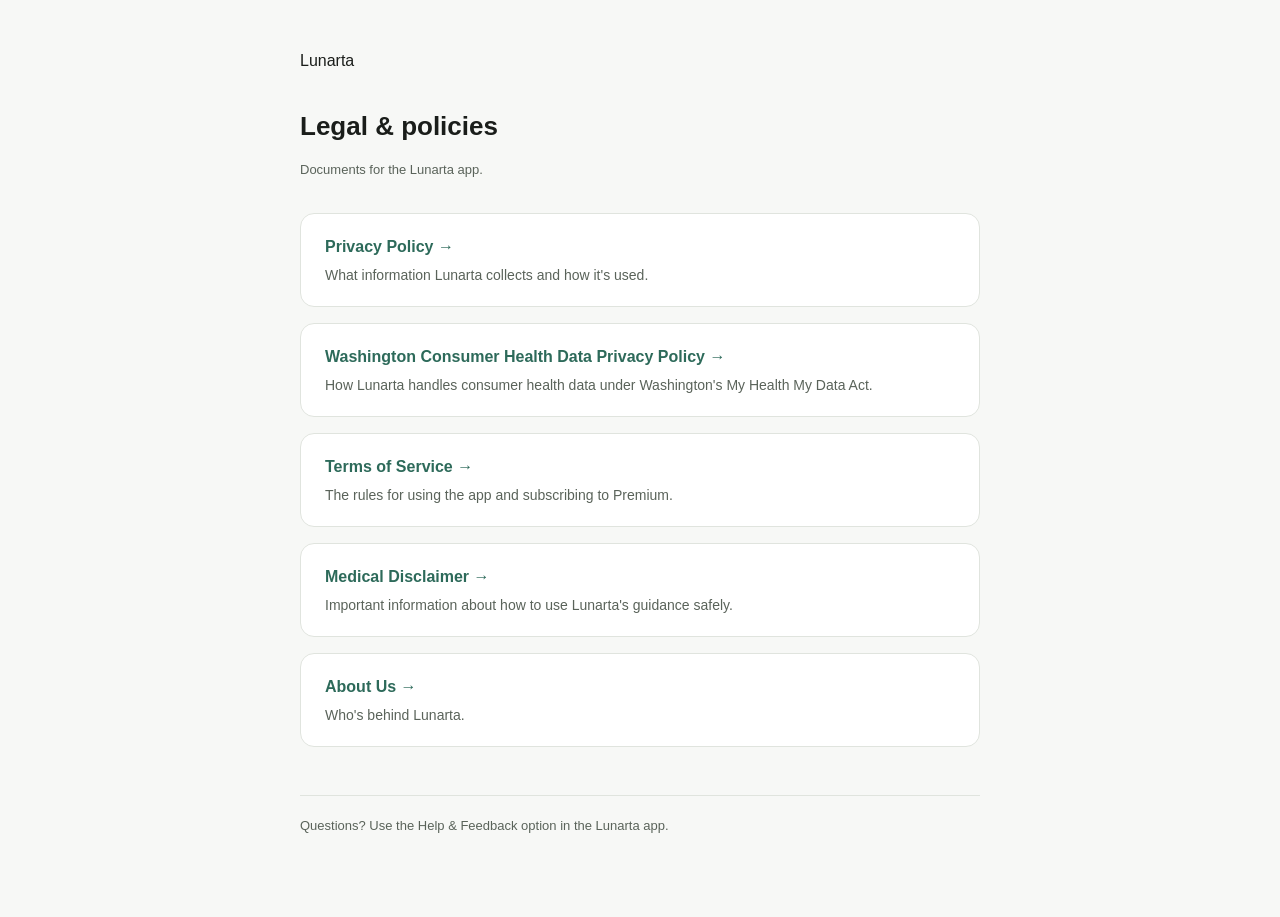
<file: index.html>
<!doctype html>
<html lang="en">
<head>
<meta charset="utf-8">
<meta name="viewport" content="width=device-width, initial-scale=1">
<title>Lunarta — Legal</title>
<link rel="stylesheet" href="style.css">
</head>
<body>
<div class="wrap">
  <div class="brand">
    <span>Lunarta</span>
  </div>

  <h1>Legal &amp; policies</h1>
  <p class="updated">Documents for the Lunarta app.</p>

  <div class="card">
    <a href="privacy.html">Privacy Policy →</a>
    <p>What information Lunarta collects and how it's used.</p>
  </div>

  <div class="card">
    <a href="wa-consumer-health-data.html">Washington Consumer Health Data Privacy Policy →</a>
    <p>How Lunarta handles consumer health data under Washington's My Health My Data Act.</p>
  </div>

  <div class="card">
    <a href="terms.html">Terms of Service →</a>
    <p>The rules for using the app and subscribing to Premium.</p>
  </div>

  <div class="card">
    <a href="disclaimer.html">Medical Disclaimer →</a>
    <p>Important information about how to use Lunarta's guidance safely.</p>
  </div>

  <div class="card">
    <a href="about.html">About Us →</a>
    <p>Who's behind Lunarta.</p>
  </div>

  <footer>
    Questions? Use the Help &amp; Feedback option in the Lunarta app.
  </footer>
</div>
</body>
</html>
</file>
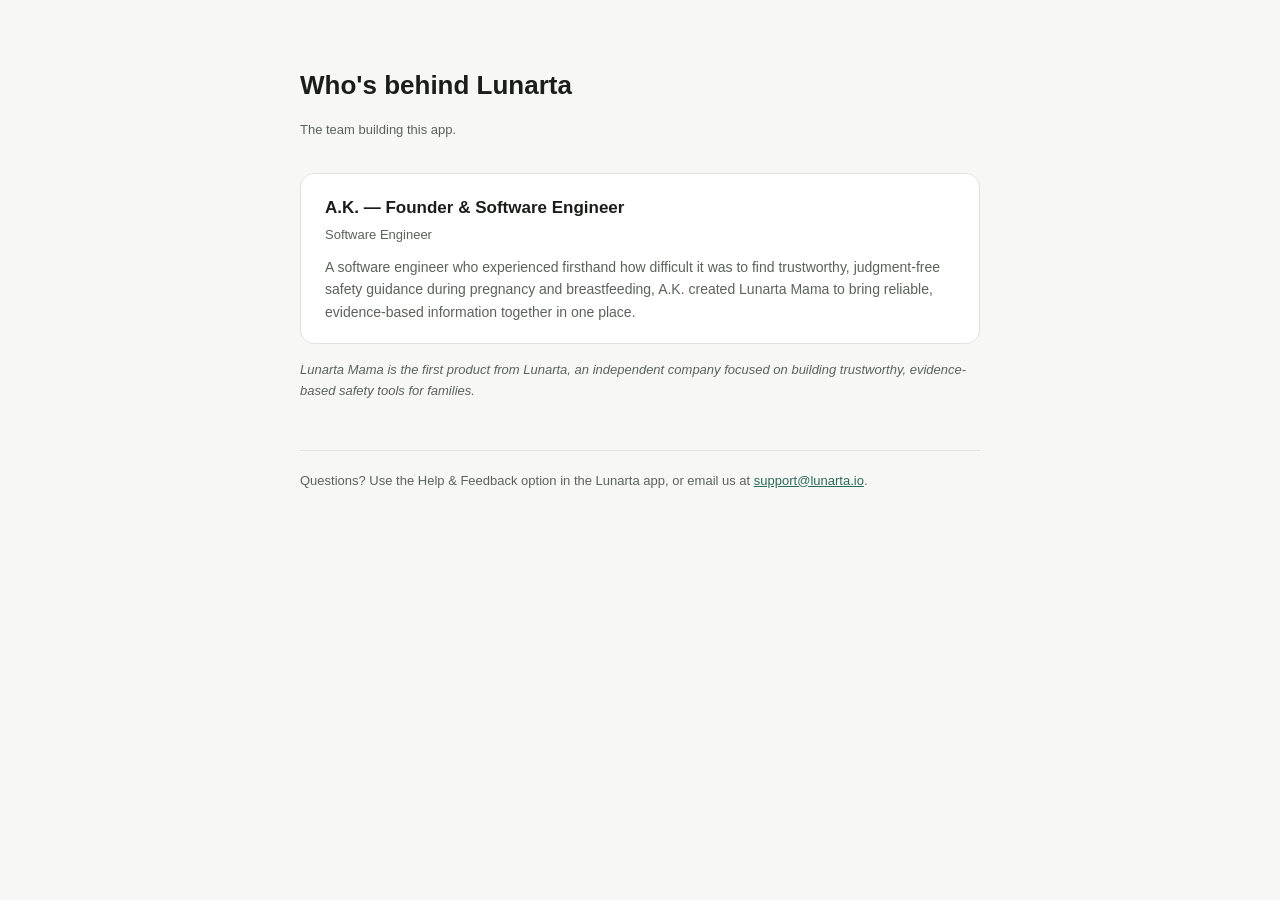
<file: about.html>
<!doctype html>
<html lang="en">
<head>
<meta charset="utf-8">
<meta name="viewport" content="width=device-width, initial-scale=1">
<title>About — Lunarta</title>
<link rel="stylesheet" href="style.css">
</head>
<body>
<div class="wrap">
  <h1>Who's behind Lunarta</h1>
  <p class="updated">The team building this app.</p>

  <div class="card person">
    <div>
      <h2>A.K. — Founder &amp; Software Engineer</h2>
      <p class="role">Software Engineer</p>
      <p>A software engineer who experienced firsthand how difficult it was to find trustworthy, judgment-free safety guidance during pregnancy and breastfeeding, A.K. created Lunarta Mama to bring reliable, evidence-based information together in one place.</p>
    </div>
  </div>

  <p class="note">Lunarta Mama is the first product from Lunarta, an independent company focused on building trustworthy, evidence-based safety tools for families.</p>

  <footer>
    Questions? Use the Help &amp; Feedback option in the Lunarta app, or email us at <a href="mailto:support@lunarta.io">support@lunarta.io</a>.
  </footer>
</div>
</body>
</html>
</file>
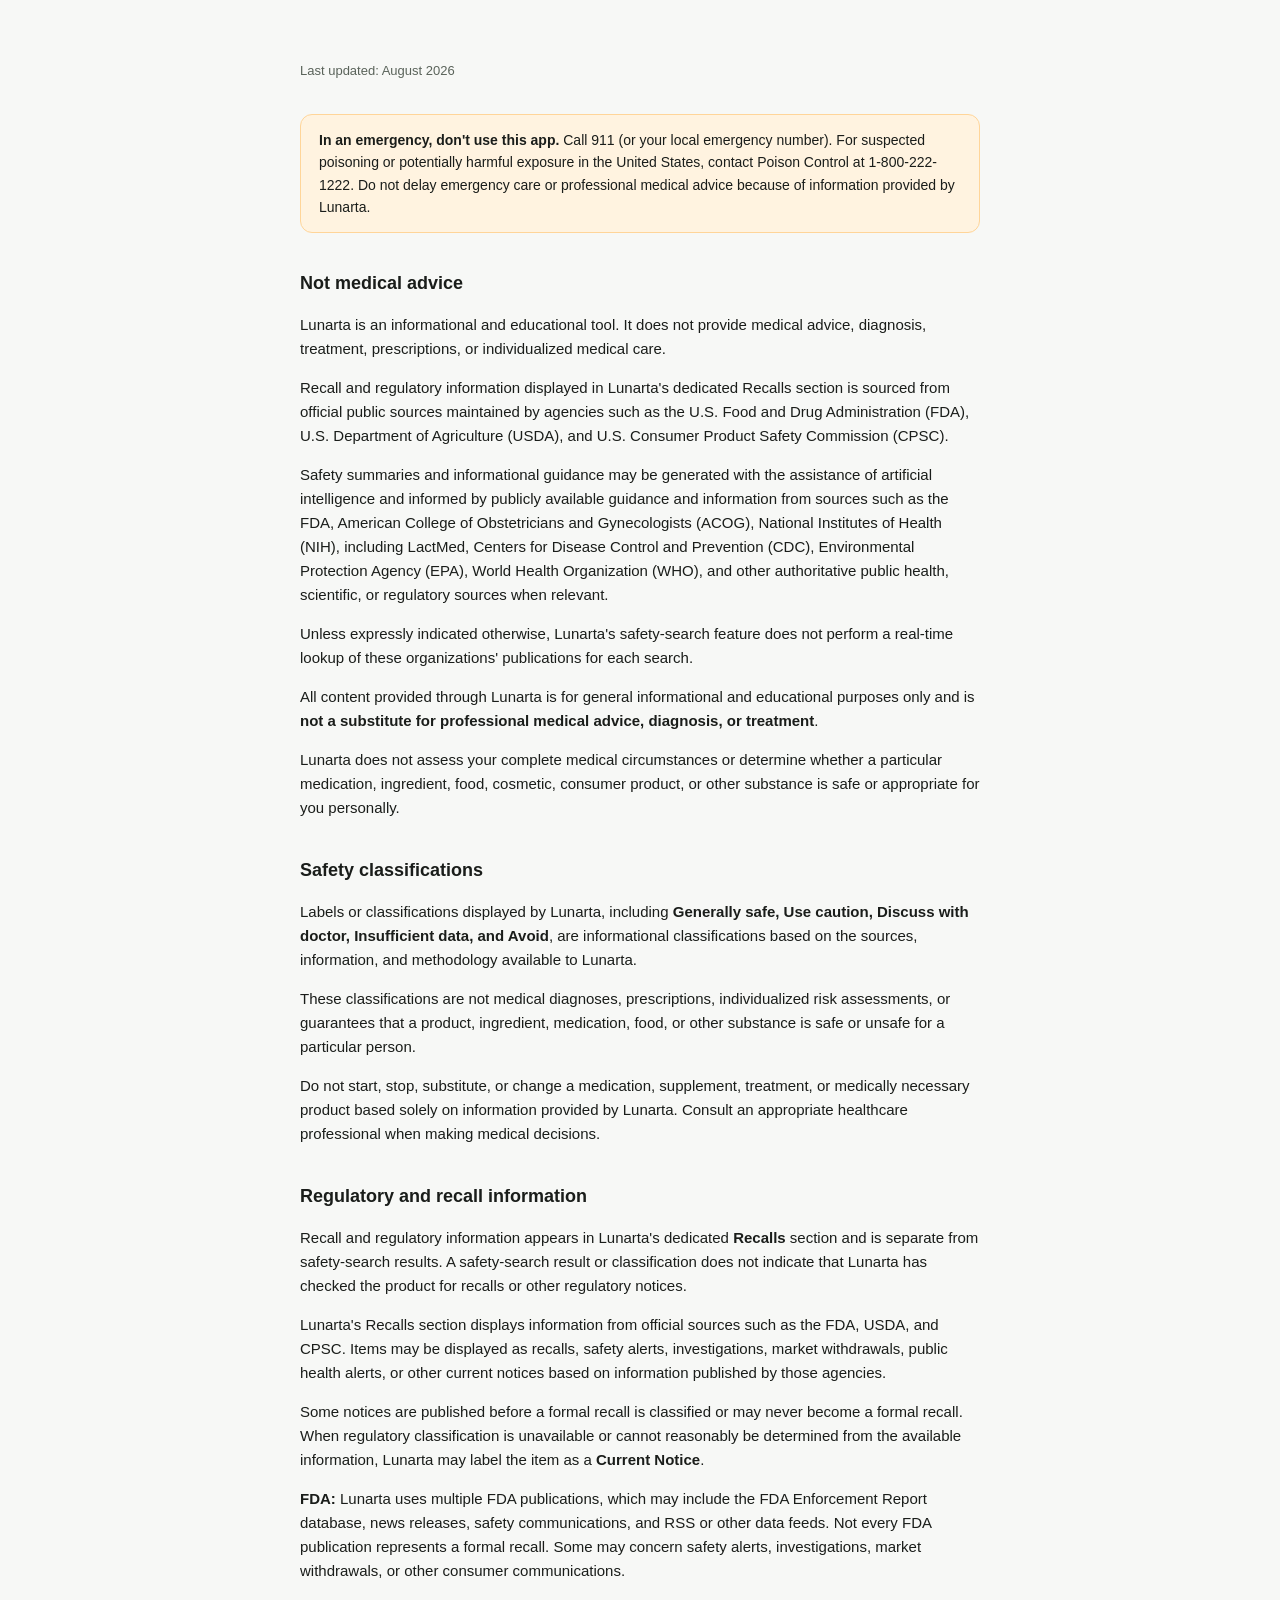
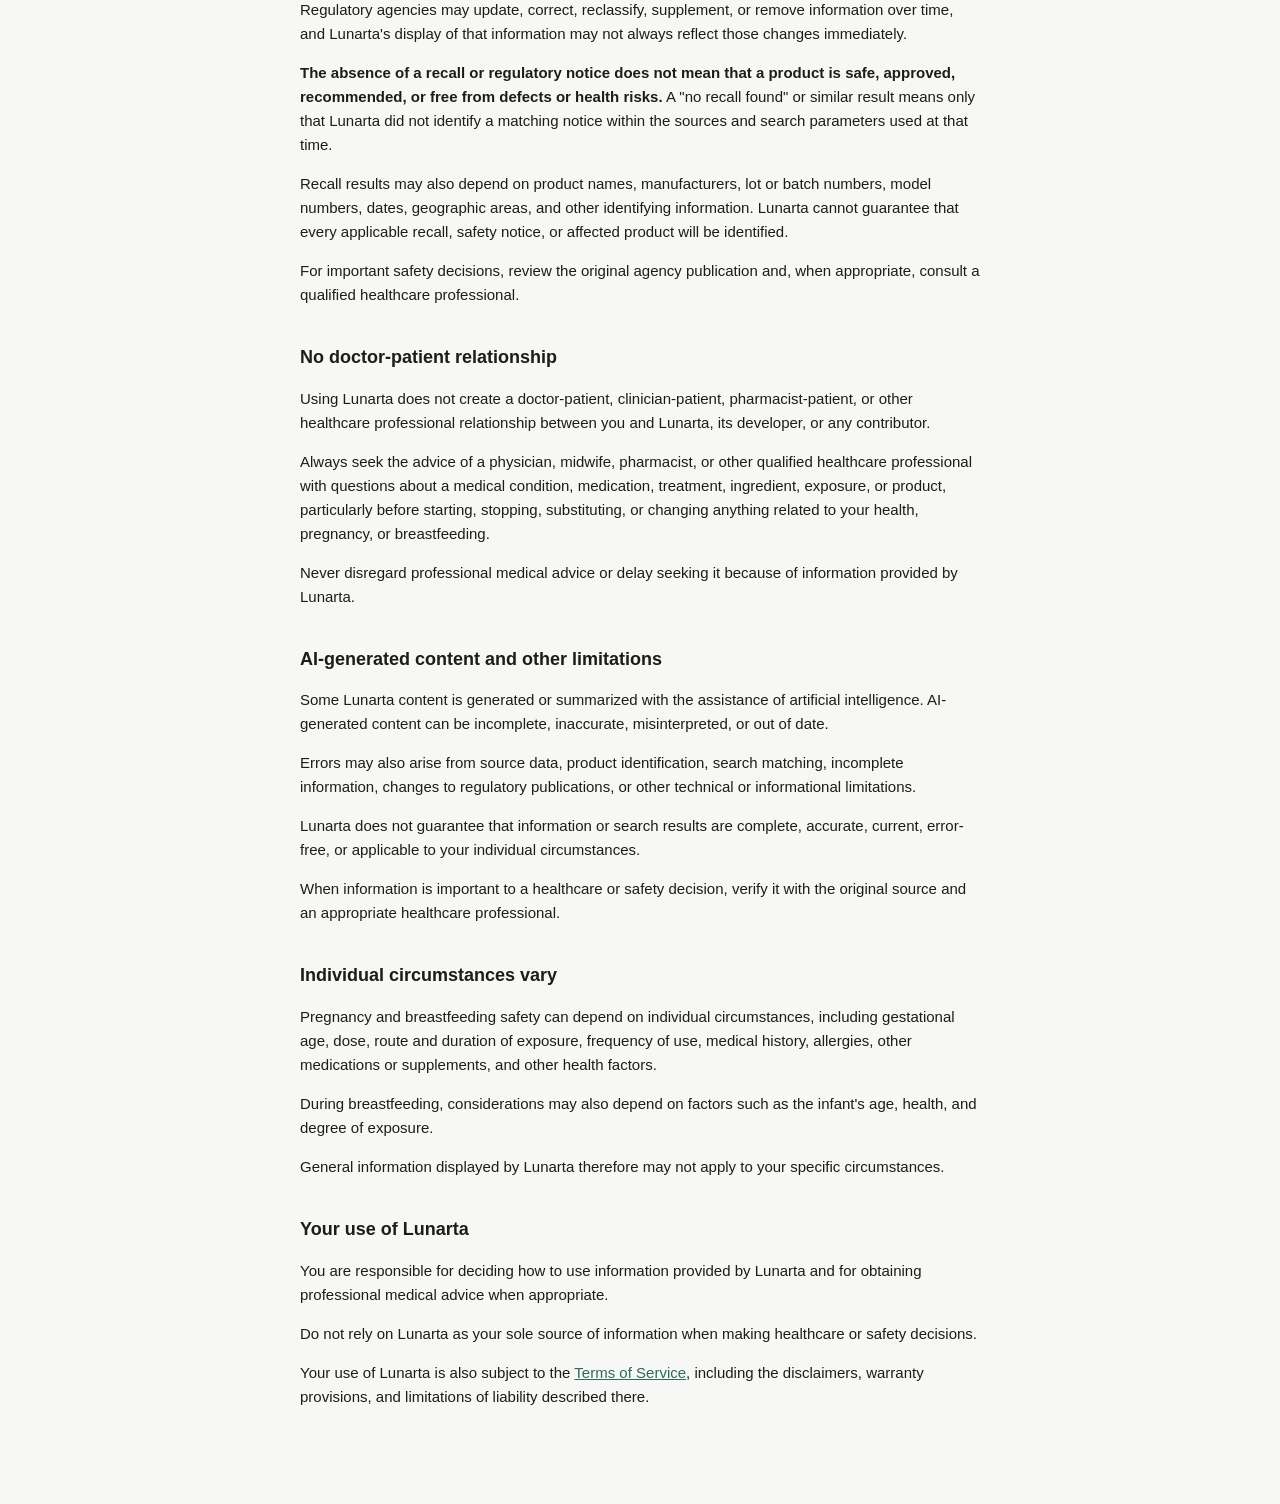
<file: disclaimer.html>
<!doctype html>
<html lang="en">
<head>
<meta charset="utf-8">
<meta name="viewport" content="width=device-width, initial-scale=1">
<title>Medical Disclaimer — Lunarta</title>
<link rel="stylesheet" href="style.css">
</head>
<body>
<div class="wrap">
  <p class="updated">Last updated: August 2026</p>

  <div class="notice">
    <strong>In an emergency, don't use this app.</strong> Call 911 (or your local emergency number). For suspected poisoning or potentially harmful exposure in the United States, contact Poison Control at 1-800-222-1222. Do not delay emergency care or professional medical advice because of information provided by Lunarta.
  </div>

  <h2>Not medical advice</h2>
  <p>Lunarta is an informational and educational tool. It does not provide medical advice, diagnosis, treatment, prescriptions, or individualized medical care.</p>
  <p>Recall and regulatory information displayed in Lunarta's dedicated Recalls section is sourced from official public sources maintained by agencies such as the U.S. Food and Drug Administration (FDA), U.S. Department of Agriculture (USDA), and U.S. Consumer Product Safety Commission (CPSC).</p>
  <p>Safety summaries and informational guidance may be generated with the assistance of artificial intelligence and informed by publicly available guidance and information from sources such as the FDA, American College of Obstetricians and Gynecologists (ACOG), National Institutes of Health (NIH), including LactMed, Centers for Disease Control and Prevention (CDC), Environmental Protection Agency (EPA), World Health Organization (WHO), and other authoritative public health, scientific, or regulatory sources when relevant.</p>
  <p>Unless expressly indicated otherwise, Lunarta's safety-search feature does not perform a real-time lookup of these organizations' publications for each search.</p>
  <p>All content provided through Lunarta is for general informational and educational purposes only and is <strong>not a substitute for professional medical advice, diagnosis, or treatment</strong>.</p>
  <p>Lunarta does not assess your complete medical circumstances or determine whether a particular medication, ingredient, food, cosmetic, consumer product, or other substance is safe or appropriate for you personally.</p>

  <h2>Safety classifications</h2>
  <p>Labels or classifications displayed by Lunarta, including <strong>Generally safe, Use caution, Discuss with doctor, Insufficient data, and Avoid</strong>, are informational classifications based on the sources, information, and methodology available to Lunarta.</p>
  <p>These classifications are not medical diagnoses, prescriptions, individualized risk assessments, or guarantees that a product, ingredient, medication, food, or other substance is safe or unsafe for a particular person.</p>
  <p>Do not start, stop, substitute, or change a medication, supplement, treatment, or medically necessary product based solely on information provided by Lunarta. Consult an appropriate healthcare professional when making medical decisions.</p>

  <h2>Regulatory and recall information</h2>
  <p>Recall and regulatory information appears in Lunarta's dedicated <strong>Recalls</strong> section and is separate from safety-search results. A safety-search result or classification does not indicate that Lunarta has checked the product for recalls or other regulatory notices.</p>
  <p>Lunarta's Recalls section displays information from official sources such as the FDA, USDA, and CPSC. Items may be displayed as recalls, safety alerts, investigations, market withdrawals, public health alerts, or other current notices based on information published by those agencies.</p>
  <p>Some notices are published before a formal recall is classified or may never become a formal recall. When regulatory classification is unavailable or cannot reasonably be determined from the available information, Lunarta may label the item as a <strong>Current Notice</strong>.</p>
  <p><strong>FDA:</strong> Lunarta uses multiple FDA publications, which may include the FDA Enforcement Report database, news releases, safety communications, and RSS or other data feeds. Not every FDA publication represents a formal recall. Some may concern safety alerts, investigations, market withdrawals, or other consumer communications.</p>
  <p>Regulatory agencies may update, correct, reclassify, supplement, or remove information over time, and Lunarta's display of that information may not always reflect those changes immediately.</p>
  <p><strong>The absence of a recall or regulatory notice does not mean that a product is safe, approved, recommended, or free from defects or health risks.</strong> A "no recall found" or similar result means only that Lunarta did not identify a matching notice within the sources and search parameters used at that time.</p>
  <p>Recall results may also depend on product names, manufacturers, lot or batch numbers, model numbers, dates, geographic areas, and other identifying information. Lunarta cannot guarantee that every applicable recall, safety notice, or affected product will be identified.</p>
  <p>For important safety decisions, review the original agency publication and, when appropriate, consult a qualified healthcare professional.</p>

  <h2>No doctor-patient relationship</h2>
  <p>Using Lunarta does not create a doctor-patient, clinician-patient, pharmacist-patient, or other healthcare professional relationship between you and Lunarta, its developer, or any contributor.</p>
  <p>Always seek the advice of a physician, midwife, pharmacist, or other qualified healthcare professional with questions about a medical condition, medication, treatment, ingredient, exposure, or product, particularly before starting, stopping, substituting, or changing anything related to your health, pregnancy, or breastfeeding.</p>
  <p>Never disregard professional medical advice or delay seeking it because of information provided by Lunarta.</p>

  <h2>AI-generated content and other limitations</h2>
  <p>Some Lunarta content is generated or summarized with the assistance of artificial intelligence. AI-generated content can be incomplete, inaccurate, misinterpreted, or out of date.</p>
  <p>Errors may also arise from source data, product identification, search matching, incomplete information, changes to regulatory publications, or other technical or informational limitations.</p>
  <p>Lunarta does not guarantee that information or search results are complete, accurate, current, error-free, or applicable to your individual circumstances.</p>
  <p>When information is important to a healthcare or safety decision, verify it with the original source and an appropriate healthcare professional.</p>

  <h2>Individual circumstances vary</h2>
  <p>Pregnancy and breastfeeding safety can depend on individual circumstances, including gestational age, dose, route and duration of exposure, frequency of use, medical history, allergies, other medications or supplements, and other health factors.</p>
  <p>During breastfeeding, considerations may also depend on factors such as the infant's age, health, and degree of exposure.</p>
  <p>General information displayed by Lunarta therefore may not apply to your specific circumstances.</p>

  <h2>Your use of Lunarta</h2>
  <p>You are responsible for deciding how to use information provided by Lunarta and for obtaining professional medical advice when appropriate.</p>
  <p>Do not rely on Lunarta as your sole source of information when making healthcare or safety decisions.</p>
  <p>Your use of Lunarta is also subject to the <a href="terms.html">Terms of Service</a>, including the disclaimers, warranty provisions, and limitations of liability described there.</p>

</div>
</body>
</html>
</file>
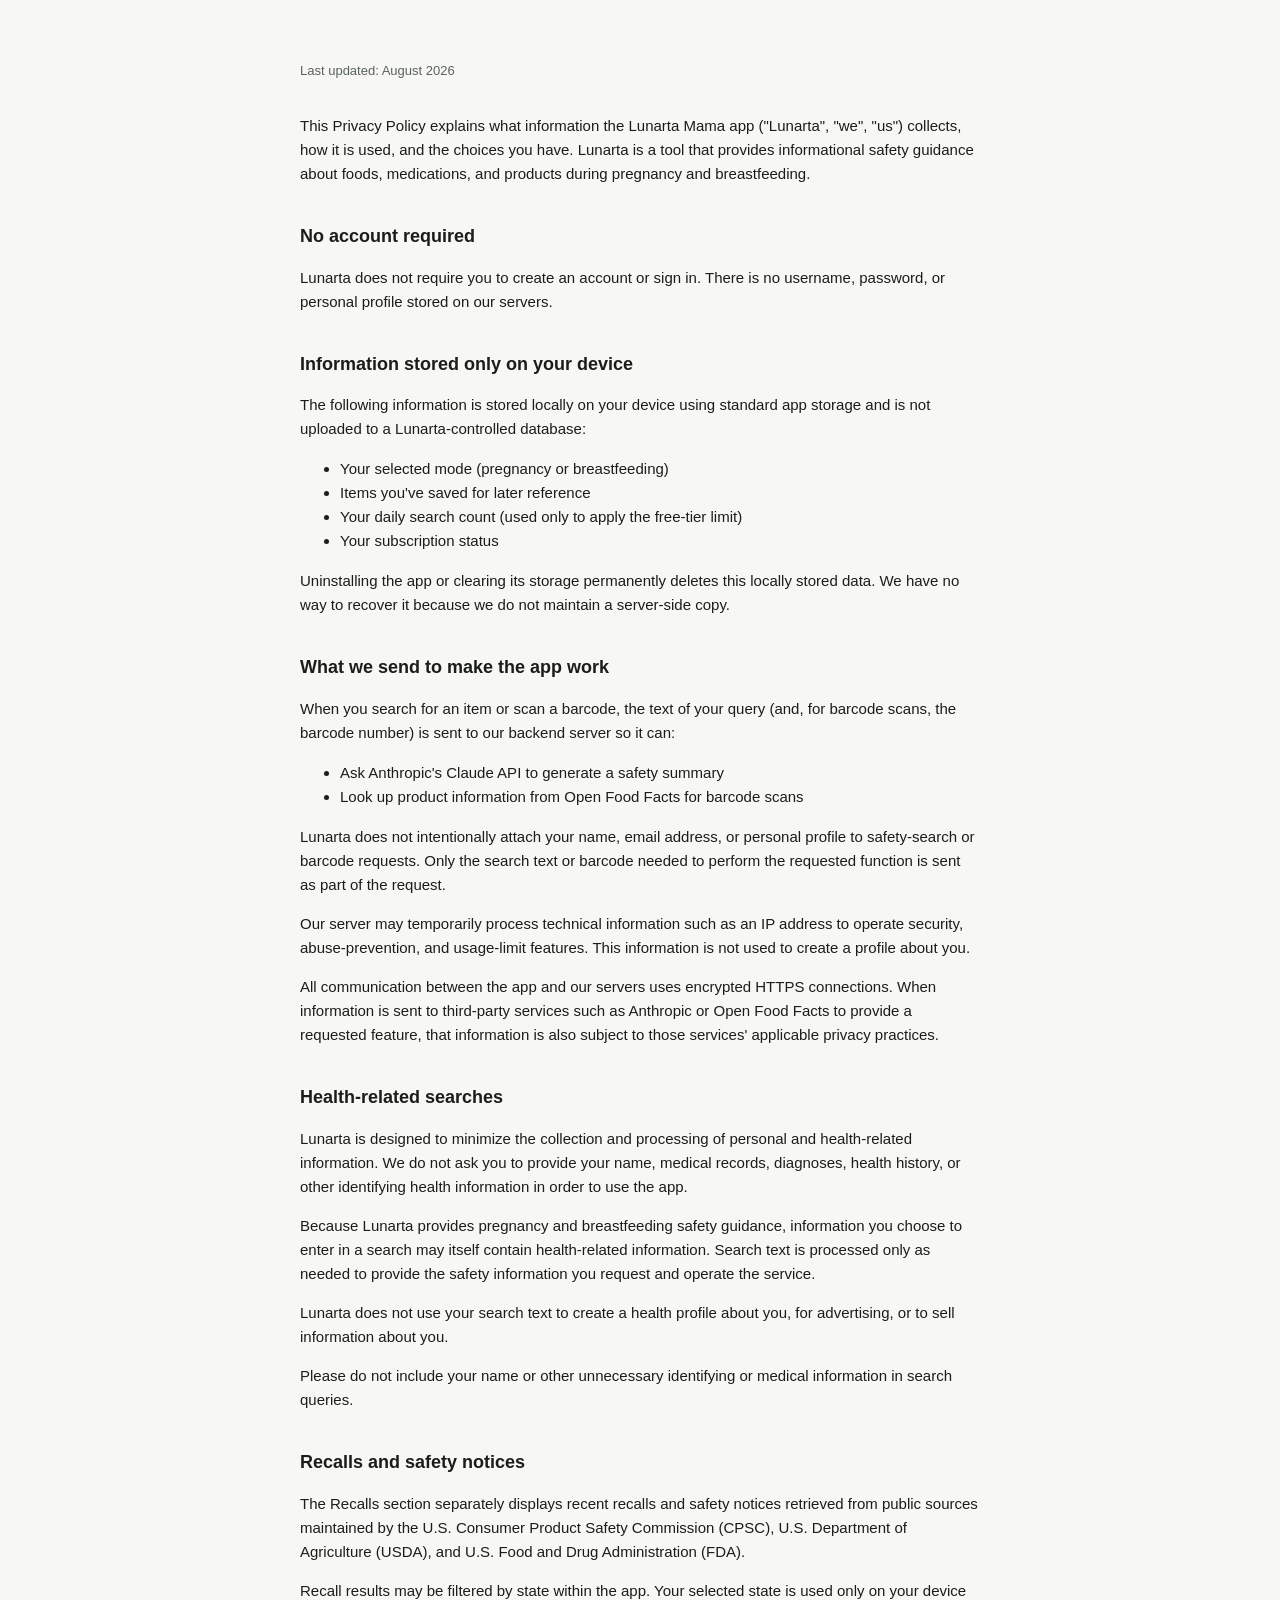
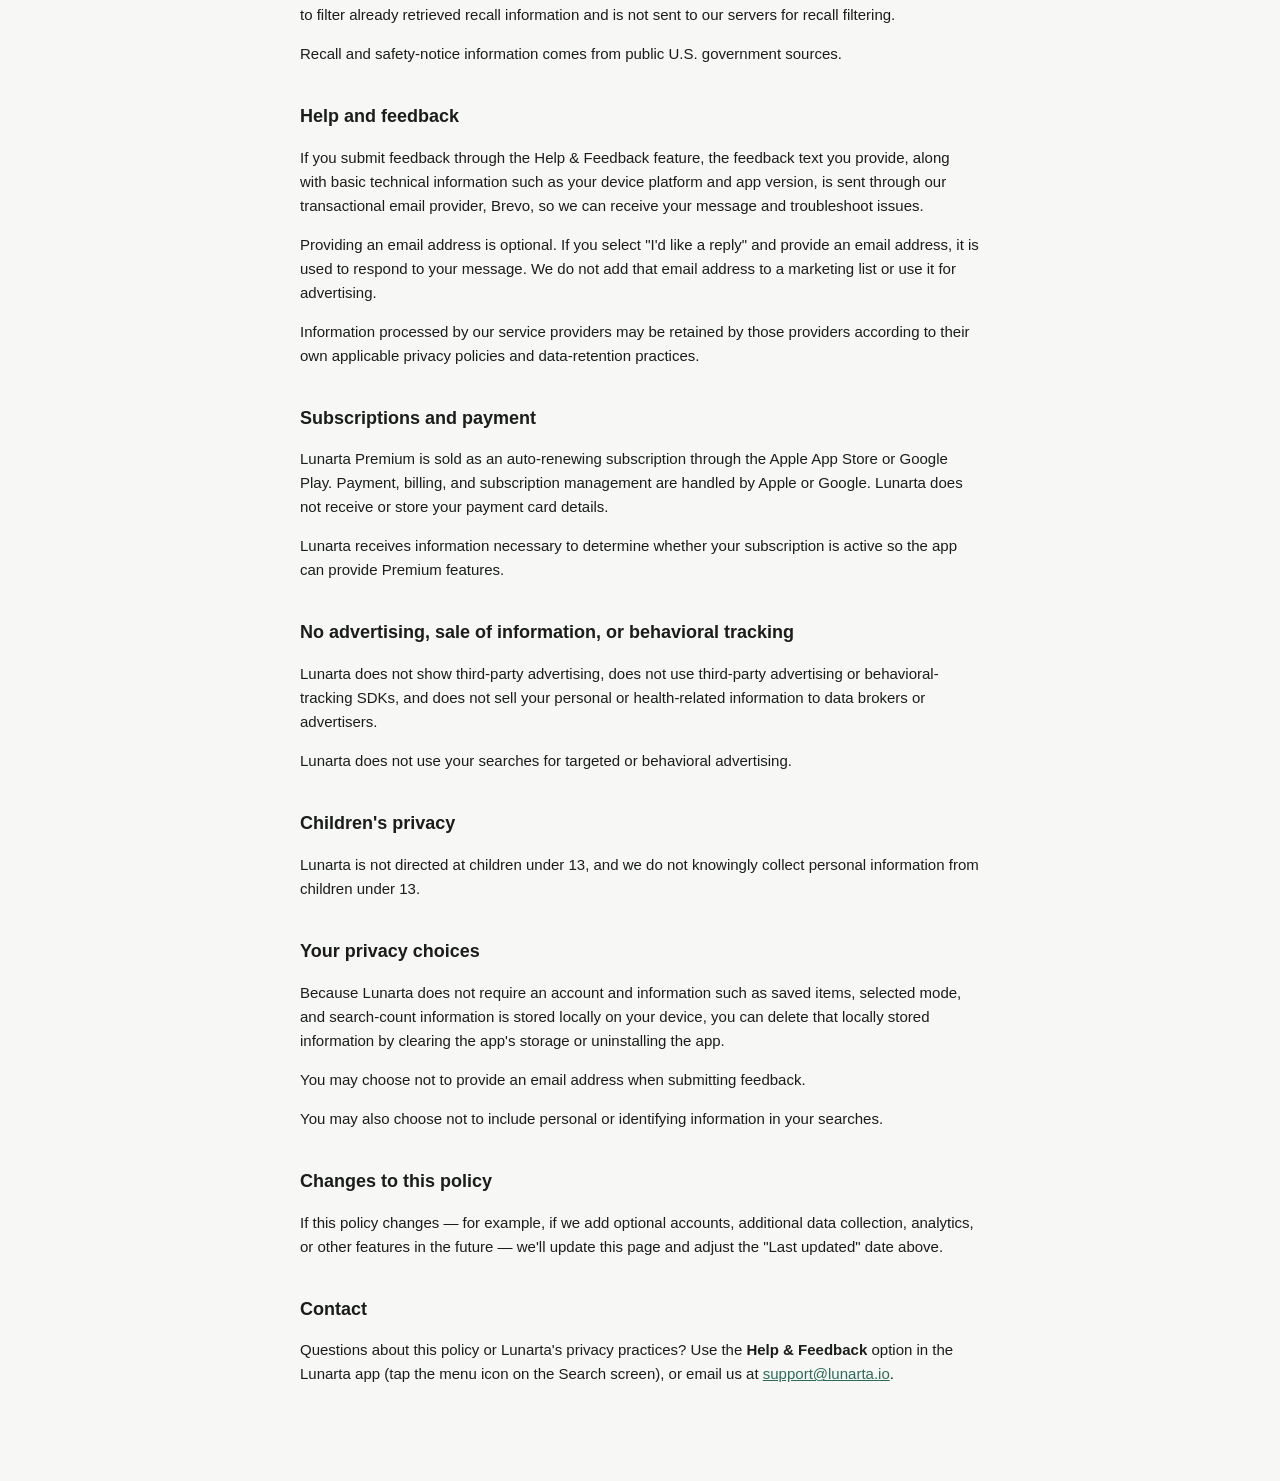
<file: privacy.html>
<!doctype html>
<html lang="en">
<head>
<meta charset="utf-8">
<meta name="viewport" content="width=device-width, initial-scale=1">
<title>Privacy Policy — Lunarta</title>
<link rel="stylesheet" href="style.css">
</head>
<body>
<div class="wrap">
  <p class="updated">Last updated: August 2026</p>

  <p>This Privacy Policy explains what information the Lunarta Mama app ("Lunarta", "we", "us") collects, how it is used, and the choices you have. Lunarta is a tool that provides informational safety guidance about foods, medications, and products during pregnancy and breastfeeding.</p>

  <h2>No account required</h2>
  <p>Lunarta does not require you to create an account or sign in. There is no username, password, or personal profile stored on our servers.</p>

  <h2>Information stored only on your device</h2>
  <p>The following information is stored locally on your device using standard app storage and is not uploaded to a Lunarta-controlled database:</p>
  <ul>
    <li>Your selected mode (pregnancy or breastfeeding)</li>
    <li>Items you've saved for later reference</li>
    <li>Your daily search count (used only to apply the free-tier limit)</li>
    <li>Your subscription status</li>
  </ul>
  <p>Uninstalling the app or clearing its storage permanently deletes this locally stored data. We have no way to recover it because we do not maintain a server-side copy.</p>

  <h2>What we send to make the app work</h2>
  <p>When you search for an item or scan a barcode, the text of your query (and, for barcode scans, the barcode number) is sent to our backend server so it can:</p>
  <ul>
    <li>Ask Anthropic's Claude API to generate a safety summary</li>
    <li>Look up product information from Open Food Facts for barcode scans</li>
  </ul>
  <p>Lunarta does not intentionally attach your name, email address, or personal profile to safety-search or barcode requests. Only the search text or barcode needed to perform the requested function is sent as part of the request.</p>
  <p>Our server may temporarily process technical information such as an IP address to operate security, abuse-prevention, and usage-limit features. This information is not used to create a profile about you.</p>
  <p>All communication between the app and our servers uses encrypted HTTPS connections. When information is sent to third-party services such as Anthropic or Open Food Facts to provide a requested feature, that information is also subject to those services' applicable privacy practices.</p>

  <h2>Health-related searches</h2>
  <p>Lunarta is designed to minimize the collection and processing of personal and health-related information. We do not ask you to provide your name, medical records, diagnoses, health history, or other identifying health information in order to use the app.</p>
  <p>Because Lunarta provides pregnancy and breastfeeding safety guidance, information you choose to enter in a search may itself contain health-related information. Search text is processed only as needed to provide the safety information you request and operate the service.</p>
  <p>Lunarta does not use your search text to create a health profile about you, for advertising, or to sell information about you.</p>
  <p>Please do not include your name or other unnecessary identifying or medical information in search queries.</p>

  <h2>Recalls and safety notices</h2>
  <p>The Recalls section separately displays recent recalls and safety notices retrieved from public sources maintained by the U.S. Consumer Product Safety Commission (CPSC), U.S. Department of Agriculture (USDA), and U.S. Food and Drug Administration (FDA).</p>
  <p>Recall results may be filtered by state within the app. Your selected state is used only on your device to filter already retrieved recall information and is not sent to our servers for recall filtering.</p>
  <p>Recall and safety-notice information comes from public U.S. government sources.</p>

  <h2>Help and feedback</h2>
  <p>If you submit feedback through the Help &amp; Feedback feature, the feedback text you provide, along with basic technical information such as your device platform and app version, is sent through our transactional email provider, Brevo, so we can receive your message and troubleshoot issues.</p>
  <p>Providing an email address is optional. If you select "I'd like a reply" and provide an email address, it is used to respond to your message. We do not add that email address to a marketing list or use it for advertising.</p>
  <p>Information processed by our service providers may be retained by those providers according to their own applicable privacy policies and data-retention practices.</p>

  <h2>Subscriptions and payment</h2>
  <p>Lunarta Premium is sold as an auto-renewing subscription through the Apple App Store or Google Play. Payment, billing, and subscription management are handled by Apple or Google. Lunarta does not receive or store your payment card details.</p>
  <p>Lunarta receives information necessary to determine whether your subscription is active so the app can provide Premium features.</p>

  <h2>No advertising, sale of information, or behavioral tracking</h2>
  <p>Lunarta does not show third-party advertising, does not use third-party advertising or behavioral-tracking SDKs, and does not sell your personal or health-related information to data brokers or advertisers.</p>
  <p>Lunarta does not use your searches for targeted or behavioral advertising.</p>

  <h2>Children's privacy</h2>
  <p>Lunarta is not directed at children under 13, and we do not knowingly collect personal information from children under 13.</p>

  <h2>Your privacy choices</h2>
  <p>Because Lunarta does not require an account and information such as saved items, selected mode, and search-count information is stored locally on your device, you can delete that locally stored information by clearing the app's storage or uninstalling the app.</p>
  <p>You may choose not to provide an email address when submitting feedback.</p>
  <p>You may also choose not to include personal or identifying information in your searches.</p>

  <h2>Changes to this policy</h2>
  <p>If this policy changes — for example, if we add optional accounts, additional data collection, analytics, or other features in the future — we'll update this page and adjust the "Last updated" date above.</p>

  <h2>Contact</h2>
  <p>Questions about this policy or Lunarta's privacy practices? Use the <strong>Help &amp; Feedback</strong> option in the Lunarta app (tap the menu icon on the Search screen), or email us at <a href="mailto:support@lunarta.io">support@lunarta.io</a>.</p>

</div>
</body>
</html>
</file>
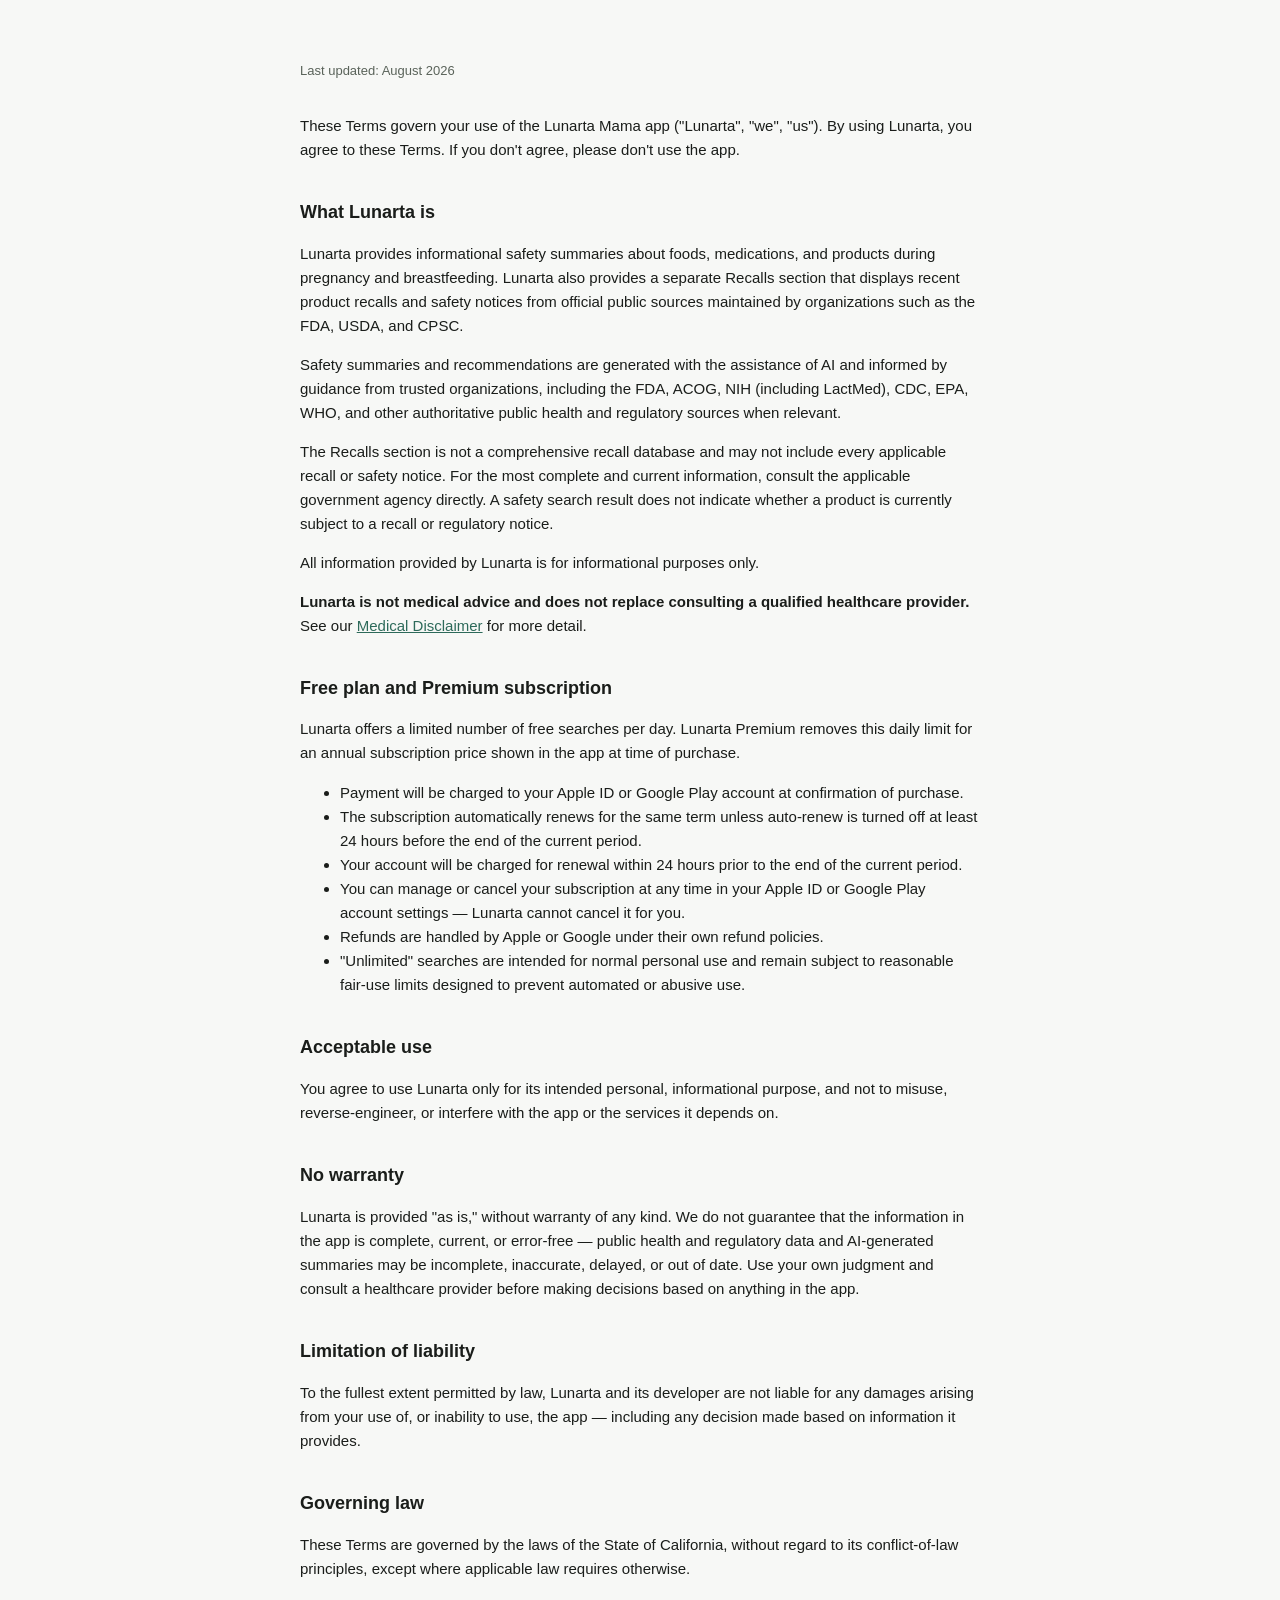
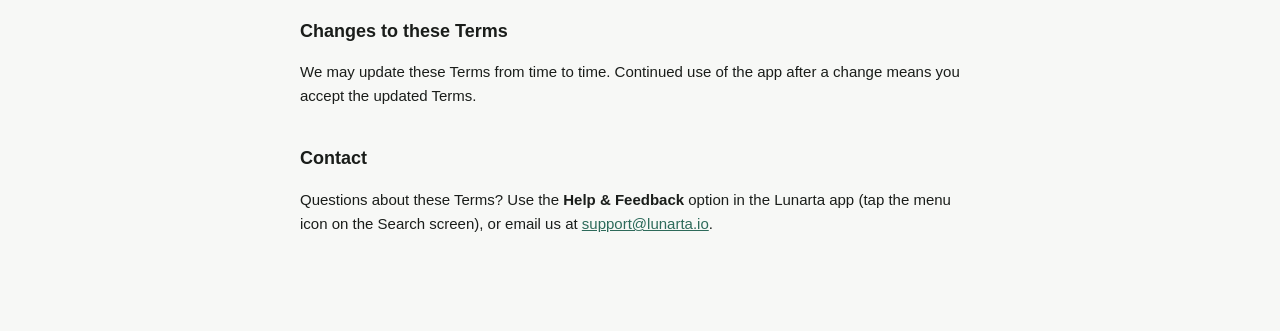
<file: terms.html>
<!doctype html>
<html lang="en">
<head>
<meta charset="utf-8">
<meta name="viewport" content="width=device-width, initial-scale=1">
<title>Terms of Service — Lunarta</title>
<link rel="stylesheet" href="style.css">
</head>
<body>
<div class="wrap">
  <p class="updated">Last updated: August 2026</p>

  <p>These Terms govern your use of the Lunarta Mama app ("Lunarta", "we", "us"). By using Lunarta, you agree to these Terms. If you don't agree, please don't use the app.</p>

  <h2>What Lunarta is</h2>
  <p>Lunarta provides informational safety summaries about foods, medications, and products during pregnancy and breastfeeding. Lunarta also provides a separate Recalls section that displays recent product recalls and safety notices from official public sources maintained by organizations such as the FDA, USDA, and CPSC.</p>
  <p>Safety summaries and recommendations are generated with the assistance of AI and informed by guidance from trusted organizations, including the FDA, ACOG, NIH (including LactMed), CDC, EPA, WHO, and other authoritative public health and regulatory sources when relevant.</p>
  <p>The Recalls section is not a comprehensive recall database and may not include every applicable recall or safety notice. For the most complete and current information, consult the applicable government agency directly. A safety search result does not indicate whether a product is currently subject to a recall or regulatory notice.</p>
  <p>All information provided by Lunarta is for informational purposes only.</p>
  <p><strong>Lunarta is not medical advice and does not replace consulting a qualified healthcare provider.</strong> See our <a href="disclaimer.html">Medical Disclaimer</a> for more detail.</p>

  <h2>Free plan and Premium subscription</h2>
  <p>Lunarta offers a limited number of free searches per day. Lunarta Premium removes this daily limit for an annual subscription price shown in the app at time of purchase.</p>
  <ul>
    <li>Payment will be charged to your Apple ID or Google Play account at confirmation of purchase.</li>
    <li>The subscription automatically renews for the same term unless auto-renew is turned off at least 24 hours before the end of the current period.</li>
    <li>Your account will be charged for renewal within 24 hours prior to the end of the current period.</li>
    <li>You can manage or cancel your subscription at any time in your Apple ID or Google Play account settings — Lunarta cannot cancel it for you.</li>
    <li>Refunds are handled by Apple or Google under their own refund policies.</li>
    <li>"Unlimited" searches are intended for normal personal use and remain subject to reasonable fair-use limits designed to prevent automated or abusive use.</li>
  </ul>

  <h2>Acceptable use</h2>
  <p>You agree to use Lunarta only for its intended personal, informational purpose, and not to misuse, reverse-engineer, or interfere with the app or the services it depends on.</p>

  <h2>No warranty</h2>
  <p>Lunarta is provided "as is," without warranty of any kind. We do not guarantee that the information in the app is complete, current, or error-free — public health and regulatory data and AI-generated summaries may be incomplete, inaccurate, delayed, or out of date. Use your own judgment and consult a healthcare provider before making decisions based on anything in the app.</p>

  <h2>Limitation of liability</h2>
  <p>To the fullest extent permitted by law, Lunarta and its developer are not liable for any damages arising from your use of, or inability to use, the app — including any decision made based on information it provides.</p>

  <h2>Governing law</h2>
  <p>These Terms are governed by the laws of the State of California, without regard to its conflict-of-law principles, except where applicable law requires otherwise.</p>

  <h2>Changes to these Terms</h2>
  <p>We may update these Terms from time to time. Continued use of the app after a change means you accept the updated Terms.</p>

  <h2>Contact</h2>
  <p>Questions about these Terms? Use the <strong>Help &amp; Feedback</strong> option in the Lunarta app (tap the menu icon on the Search screen), or email us at <a href="mailto:support@lunarta.io">support@lunarta.io</a>.</p>

</div>
</body>
</html>
</file>
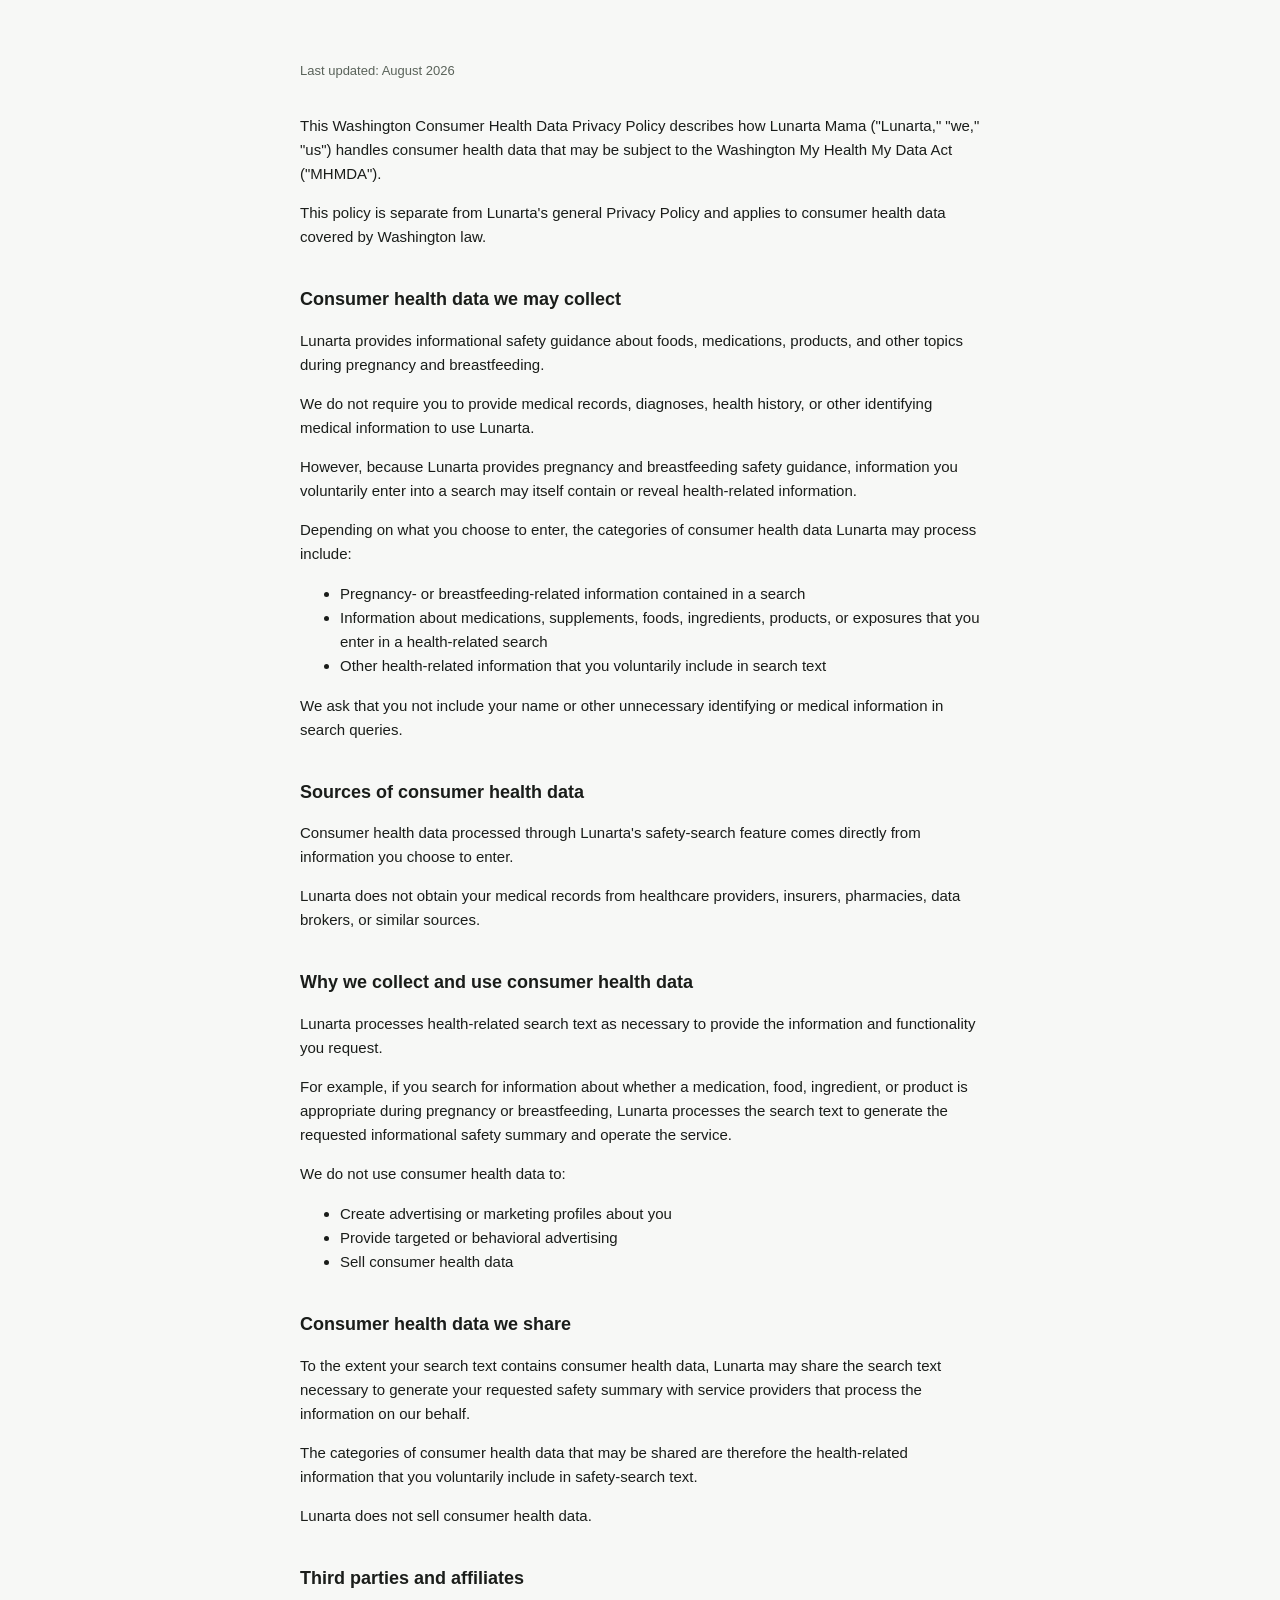
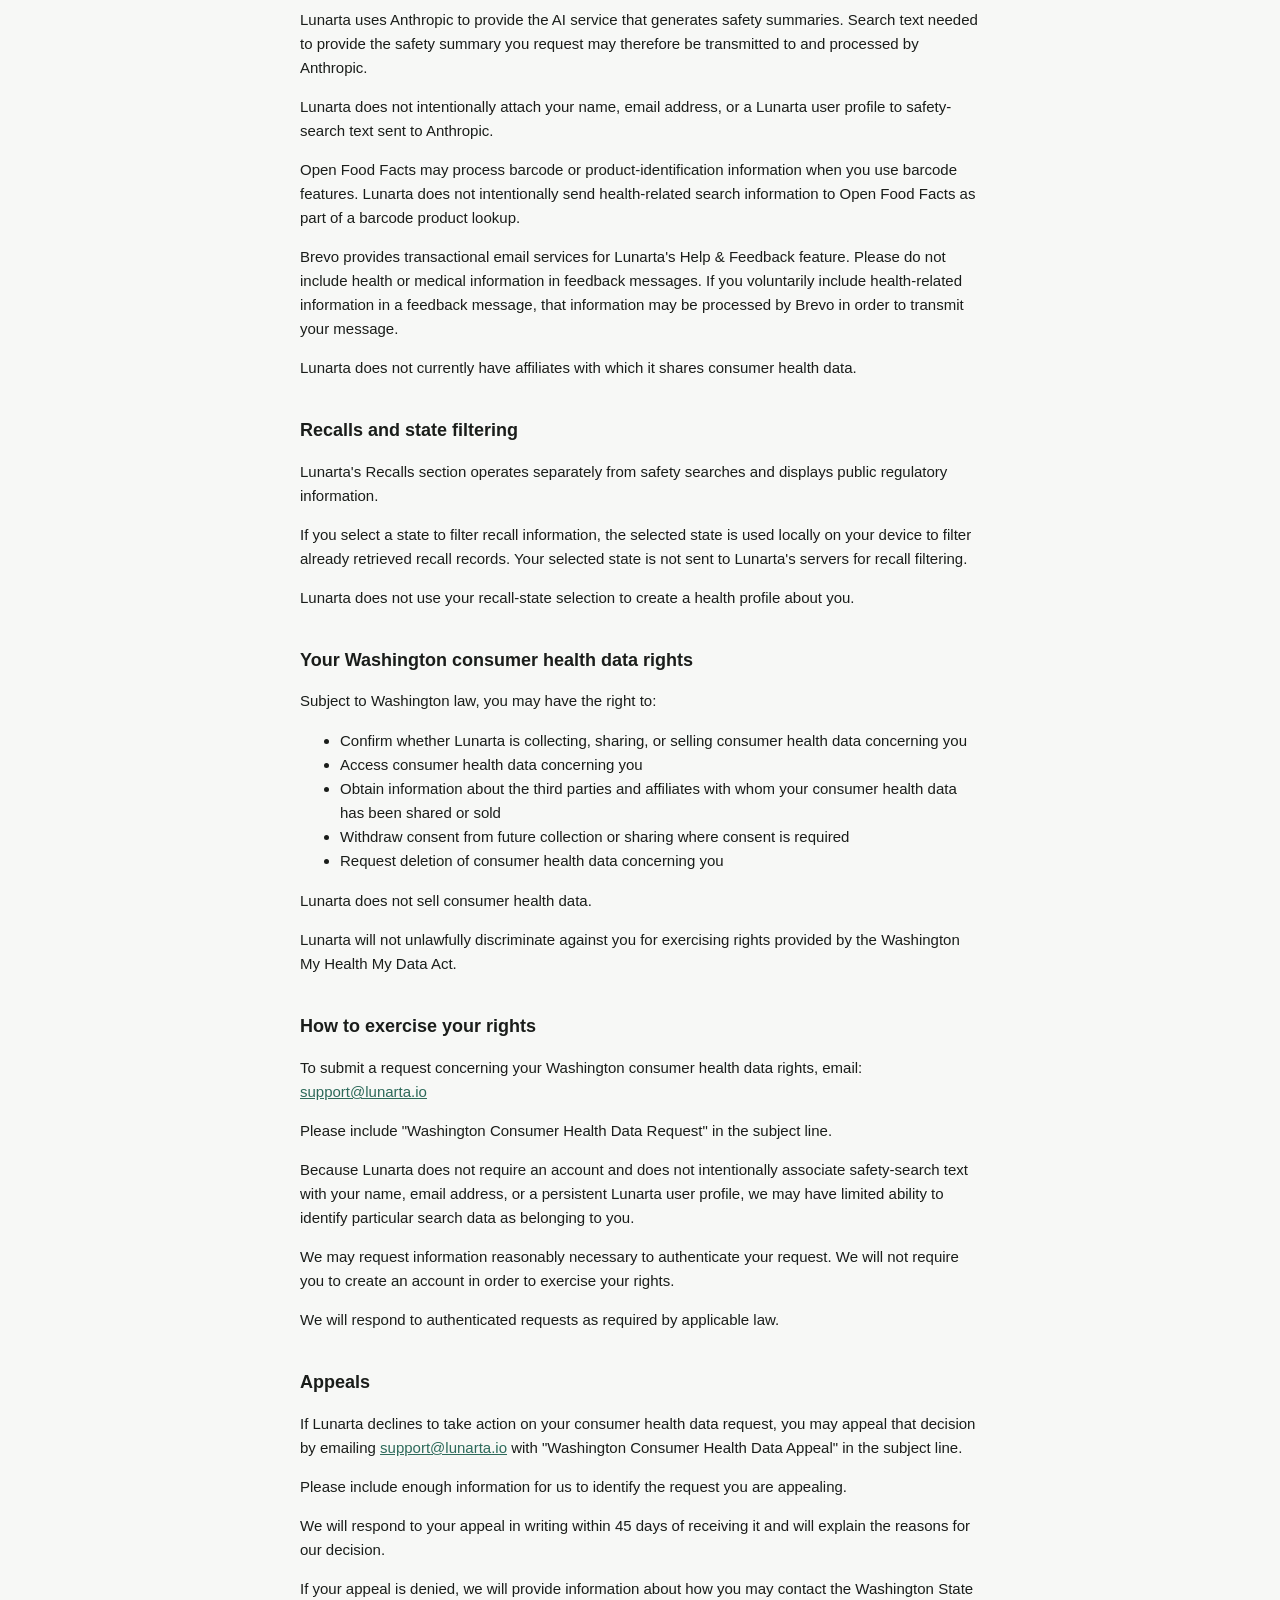
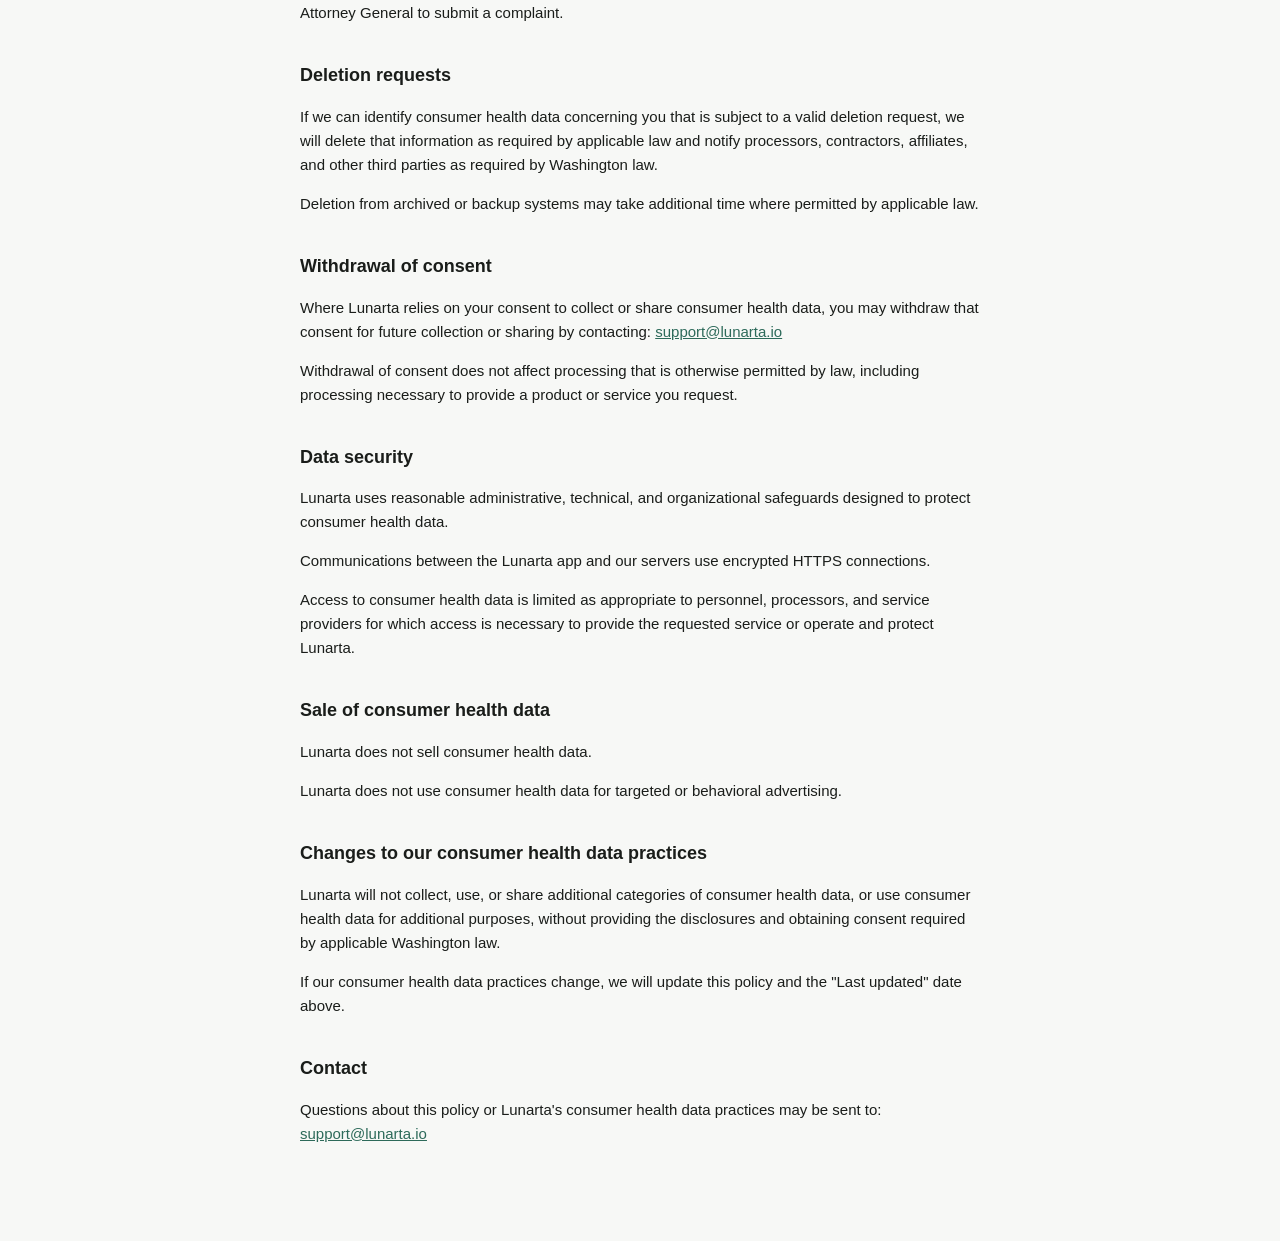
<file: wa-consumer-health-data.html>
<!doctype html>
<html lang="en">
<head>
<meta charset="utf-8">
<meta name="viewport" content="width=device-width, initial-scale=1">
<title>Washington Consumer Health Data Privacy Policy — Lunarta</title>
<link rel="stylesheet" href="style.css">
</head>
<body>
<div class="wrap">
  <p class="updated">Last updated: August 2026</p>

  <p>This Washington Consumer Health Data Privacy Policy describes how Lunarta Mama ("Lunarta," "we," "us") handles consumer health data that may be subject to the Washington My Health My Data Act ("MHMDA").</p>

  <p>This policy is separate from Lunarta's general Privacy Policy and applies to consumer health data covered by Washington law.</p>

  <h2>Consumer health data we may collect</h2>
  <p>Lunarta provides informational safety guidance about foods, medications, products, and other topics during pregnancy and breastfeeding.</p>
  <p>We do not require you to provide medical records, diagnoses, health history, or other identifying medical information to use Lunarta.</p>
  <p>However, because Lunarta provides pregnancy and breastfeeding safety guidance, information you voluntarily enter into a search may itself contain or reveal health-related information.</p>
  <p>Depending on what you choose to enter, the categories of consumer health data Lunarta may process include:</p>
  <ul>
    <li>Pregnancy- or breastfeeding-related information contained in a search</li>
    <li>Information about medications, supplements, foods, ingredients, products, or exposures that you enter in a health-related search</li>
    <li>Other health-related information that you voluntarily include in search text</li>
  </ul>
  <p>We ask that you not include your name or other unnecessary identifying or medical information in search queries.</p>

  <h2>Sources of consumer health data</h2>
  <p>Consumer health data processed through Lunarta's safety-search feature comes directly from information you choose to enter.</p>
  <p>Lunarta does not obtain your medical records from healthcare providers, insurers, pharmacies, data brokers, or similar sources.</p>

  <h2>Why we collect and use consumer health data</h2>
  <p>Lunarta processes health-related search text as necessary to provide the information and functionality you request.</p>
  <p>For example, if you search for information about whether a medication, food, ingredient, or product is appropriate during pregnancy or breastfeeding, Lunarta processes the search text to generate the requested informational safety summary and operate the service.</p>
  <p>We do not use consumer health data to:</p>
  <ul>
    <li>Create advertising or marketing profiles about you</li>
    <li>Provide targeted or behavioral advertising</li>
    <li>Sell consumer health data</li>
  </ul>

  <h2>Consumer health data we share</h2>
  <p>To the extent your search text contains consumer health data, Lunarta may share the search text necessary to generate your requested safety summary with service providers that process the information on our behalf.</p>
  <p>The categories of consumer health data that may be shared are therefore the health-related information that you voluntarily include in safety-search text.</p>
  <p>Lunarta does not sell consumer health data.</p>

  <h2>Third parties and affiliates</h2>
  <p>Lunarta uses Anthropic to provide the AI service that generates safety summaries. Search text needed to provide the safety summary you request may therefore be transmitted to and processed by Anthropic.</p>
  <p>Lunarta does not intentionally attach your name, email address, or a Lunarta user profile to safety-search text sent to Anthropic.</p>
  <p>Open Food Facts may process barcode or product-identification information when you use barcode features. Lunarta does not intentionally send health-related search information to Open Food Facts as part of a barcode product lookup.</p>
  <p>Brevo provides transactional email services for Lunarta's Help &amp; Feedback feature. Please do not include health or medical information in feedback messages. If you voluntarily include health-related information in a feedback message, that information may be processed by Brevo in order to transmit your message.</p>
  <p>Lunarta does not currently have affiliates with which it shares consumer health data.</p>

  <h2>Recalls and state filtering</h2>
  <p>Lunarta's Recalls section operates separately from safety searches and displays public regulatory information.</p>
  <p>If you select a state to filter recall information, the selected state is used locally on your device to filter already retrieved recall records. Your selected state is not sent to Lunarta's servers for recall filtering.</p>
  <p>Lunarta does not use your recall-state selection to create a health profile about you.</p>

  <h2>Your Washington consumer health data rights</h2>
  <p>Subject to Washington law, you may have the right to:</p>
  <ul>
    <li>Confirm whether Lunarta is collecting, sharing, or selling consumer health data concerning you</li>
    <li>Access consumer health data concerning you</li>
    <li>Obtain information about the third parties and affiliates with whom your consumer health data has been shared or sold</li>
    <li>Withdraw consent from future collection or sharing where consent is required</li>
    <li>Request deletion of consumer health data concerning you</li>
  </ul>
  <p>Lunarta does not sell consumer health data.</p>
  <p>Lunarta will not unlawfully discriminate against you for exercising rights provided by the Washington My Health My Data Act.</p>

  <h2>How to exercise your rights</h2>
  <p>To submit a request concerning your Washington consumer health data rights, email: <a href="mailto:support@lunarta.io">support@lunarta.io</a></p>
  <p>Please include "Washington Consumer Health Data Request" in the subject line.</p>
  <p>Because Lunarta does not require an account and does not intentionally associate safety-search text with your name, email address, or a persistent Lunarta user profile, we may have limited ability to identify particular search data as belonging to you.</p>
  <p>We may request information reasonably necessary to authenticate your request. We will not require you to create an account in order to exercise your rights.</p>
  <p>We will respond to authenticated requests as required by applicable law.</p>

  <h2>Appeals</h2>
  <p>If Lunarta declines to take action on your consumer health data request, you may appeal that decision by emailing <a href="mailto:support@lunarta.io">support@lunarta.io</a> with "Washington Consumer Health Data Appeal" in the subject line.</p>
  <p>Please include enough information for us to identify the request you are appealing.</p>
  <p>We will respond to your appeal in writing within 45 days of receiving it and will explain the reasons for our decision.</p>
  <p>If your appeal is denied, we will provide information about how you may contact the Washington State Attorney General to submit a complaint.</p>

  <h2>Deletion requests</h2>
  <p>If we can identify consumer health data concerning you that is subject to a valid deletion request, we will delete that information as required by applicable law and notify processors, contractors, affiliates, and other third parties as required by Washington law.</p>
  <p>Deletion from archived or backup systems may take additional time where permitted by applicable law.</p>

  <h2>Withdrawal of consent</h2>
  <p>Where Lunarta relies on your consent to collect or share consumer health data, you may withdraw that consent for future collection or sharing by contacting: <a href="mailto:support@lunarta.io">support@lunarta.io</a></p>
  <p>Withdrawal of consent does not affect processing that is otherwise permitted by law, including processing necessary to provide a product or service you request.</p>

  <h2>Data security</h2>
  <p>Lunarta uses reasonable administrative, technical, and organizational safeguards designed to protect consumer health data.</p>
  <p>Communications between the Lunarta app and our servers use encrypted HTTPS connections.</p>
  <p>Access to consumer health data is limited as appropriate to personnel, processors, and service providers for which access is necessary to provide the requested service or operate and protect Lunarta.</p>

  <h2>Sale of consumer health data</h2>
  <p>Lunarta does not sell consumer health data.</p>
  <p>Lunarta does not use consumer health data for targeted or behavioral advertising.</p>

  <h2>Changes to our consumer health data practices</h2>
  <p>Lunarta will not collect, use, or share additional categories of consumer health data, or use consumer health data for additional purposes, without providing the disclosures and obtaining consent required by applicable Washington law.</p>
  <p>If our consumer health data practices change, we will update this policy and the "Last updated" date above.</p>

  <h2>Contact</h2>
  <p>Questions about this policy or Lunarta's consumer health data practices may be sent to: <a href="mailto:support@lunarta.io">support@lunarta.io</a></p>

</div>
</body>
</html>
</file>
<file: style.css>
:root {
  color-scheme: light dark;
  --bg: #f7f8f6;
  --card: #ffffff;
  --text: #1a1d1a;
  --text-secondary: #5a635a;
  --border: #e0e4de;
  --forest: #2d6a5a;
}

* { box-sizing: border-box; }

body {
  margin: 0;
  font-family: -apple-system, BlinkMacSystemFont, "Segoe UI", Roboto, Helvetica, Arial, sans-serif;
  background: var(--bg);
  color: var(--text);
  line-height: 1.6;
}

.wrap {
  max-width: 720px;
  margin: 0 auto;
  padding: 48px 20px 80px;
}

.brand {
  display: flex;
  align-items: center;
  gap: 10px;
  margin-bottom: 32px;
}

.brand a {
  font-weight: 700;
  font-size: 18px;
  color: var(--text);
  text-decoration: none;
}

h1 {
  font-size: 26px;
  margin-bottom: 4px;
}

.updated {
  color: var(--text-secondary);
  font-size: 13px;
  margin-bottom: 32px;
}

h2 {
  font-size: 18px;
  margin-top: 36px;
  margin-bottom: 10px;
}

p, li {
  font-size: 15px;
  color: var(--text);
}

.card {
  background: var(--card);
  border: 1px solid var(--border);
  border-radius: 14px;
  padding: 20px 24px;
  margin-bottom: 16px;
}

.card a {
  color: var(--forest);
  font-weight: 600;
  text-decoration: none;
}

.card p {
  color: var(--text-secondary);
  margin: 4px 0 0;
  font-size: 14px;
}

.person {
  display: flex;
  gap: 16px;
  align-items: flex-start;
}

.avatar {
  width: 56px;
  height: 56px;
  border-radius: 16px;
  background: var(--forest);
  color: white;
  font-weight: 700;
  font-size: 18px;
  display: flex;
  align-items: center;
  justify-content: center;
  flex-shrink: 0;
}

.person h2 {
  margin-top: 0;
  margin-bottom: 2px;
  font-size: 17px;
}

.person .role {
  color: var(--text-secondary);
  font-size: 13px;
  margin-bottom: 10px;
}

.note {
  font-size: 13px;
  color: var(--text-secondary);
  font-style: italic;
}

.notice {
  background: #fff3e0;
  border: 1px solid #ffd599;
  border-radius: 12px;
  padding: 14px 18px;
  font-size: 14px;
  margin-bottom: 24px;
}

a { color: var(--forest); }

footer {
  margin-top: 48px;
  padding-top: 20px;
  border-top: 1px solid var(--border);
  font-size: 13px;
  color: var(--text-secondary);
}

@media (prefers-color-scheme: dark) {
  :root {
    --bg: #14161a;
    --card: #1c1f24;
    --text: #eef0ee;
    --text-secondary: #9aa39a;
    --border: #2a2f2a;
  }
  .notice {
    background: #3a2c14;
    border-color: #6b4e1e;
    color: #f0dcb0;
  }
}
</file>
